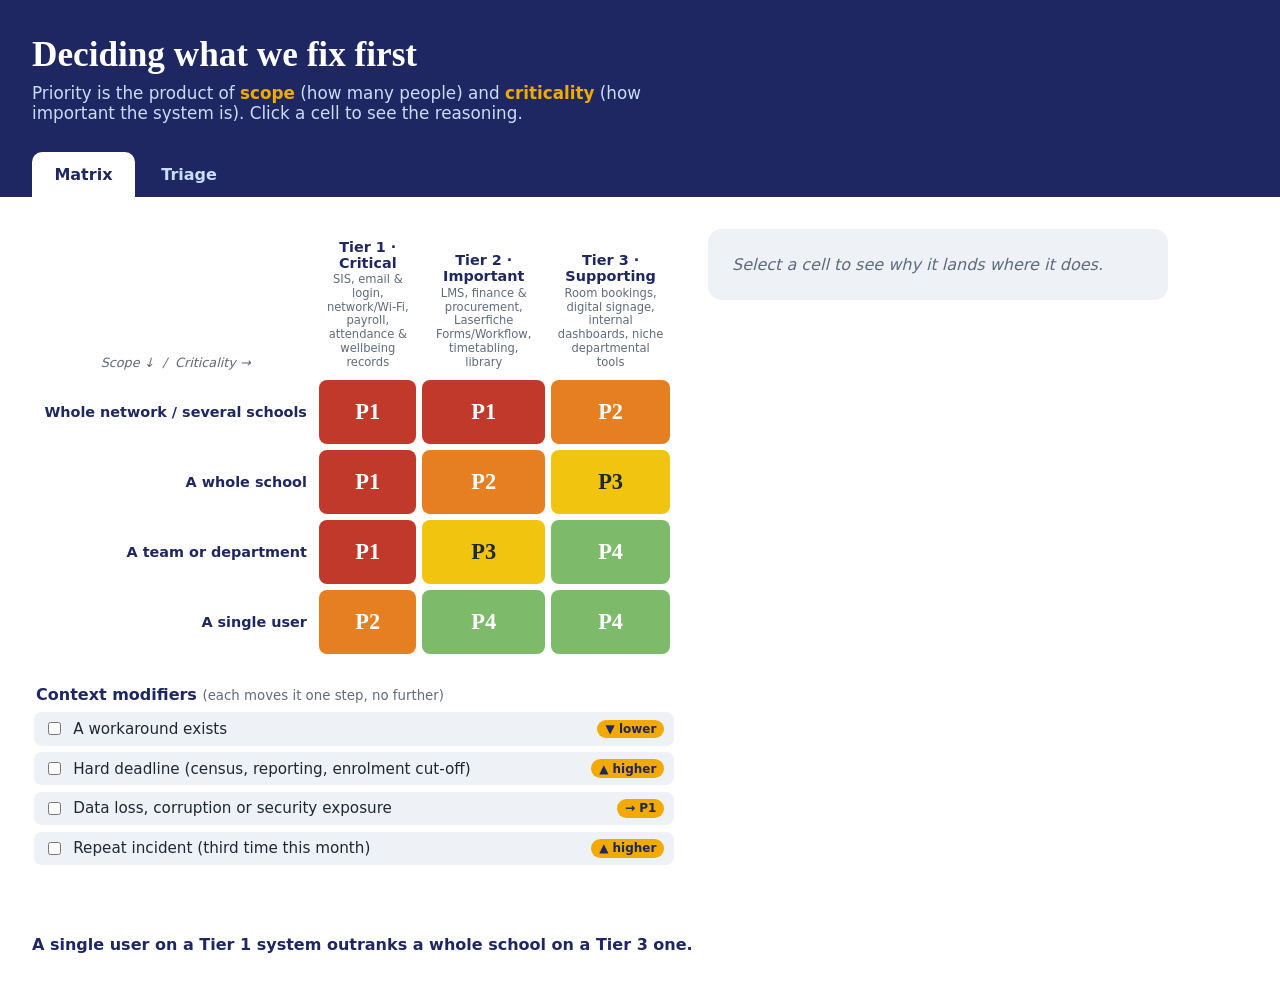
<file: index.html>
<!doctype html>
<html lang="en">
<head>
<meta charset="utf-8">
<meta name="viewport" content="width=device-width, initial-scale=1">
<title>Support Priority Matrix</title>
<style>
:root {
  --navy: #1e2761; --ink: #1f2933; --muted: #5f6b7a; --light: #eef1f6; --amber: #f2a900;
  --p1: #c0392b; --p2: #e67e22; --p3: #f1c40f; --p4: #7dbb6b;
}
* { box-sizing: border-box; }
body { margin: 0; font-family: Calibri, "Segoe UI", system-ui, sans-serif; color: var(--ink); background: #fff; }
header { background: var(--navy); color: #fff; padding: 2.2rem 2rem 1.8rem; }
h1 { font-family: Cambria, Georgia, serif; font-size: 2.2rem; margin: 0 0 .5rem; }
.lede { margin: 0; color: #cadcfc; max-width: 60ch; font-size: 1.05rem; }
.lede strong { color: var(--amber); }

/* --- tabs --------------------------------------------------------- */
.tabs { display: flex; gap: .25rem; padding: 0 2rem; background: var(--navy); }
.tab { appearance: none; border: 0; background: transparent; color: #cadcfc; cursor: pointer;
  font-family: Calibri, "Segoe UI", system-ui, sans-serif; font-size: 1rem; font-weight: 600;
  padding: .8rem 1.4rem; border-radius: 10px 10px 0 0; transition: background .15s, color .15s; }
.tab:hover { background: rgba(255,255,255,.12); color: #fff; }
.tab[aria-selected="true"] { background: #fff; color: var(--navy); }
.tab:focus-visible { outline: 3px solid var(--amber); outline-offset: -3px; }
.tabpanel[hidden] { display: none; }

main { padding: 2rem; max-width: 1200px; }
.matrix-layout { display: grid; grid-template-columns: minmax(0, 1.4fr) minmax(300px, 1fr); gap: 2rem; }
@media (max-width: 900px) { .matrix-layout { grid-template-columns: 1fr; } }

.matrix-wrap { min-width: 0; }
.table-scroll { overflow-x: auto; }
.matrix { border-collapse: separate; border-spacing: 6px; width: 100%; }
.matrix th { font-weight: 600; font-size: .9rem; color: var(--navy); text-align: left; padding: .25rem .4rem; }
.matrix thead th { vertical-align: bottom; text-align: center; }
.matrix .corner span { font-style: italic; font-weight: 400; color: var(--muted); font-size: .8rem; }
.tier-name { display: block; }
.tier-eg { display: block; font-weight: 400; font-size: .72rem; color: var(--muted); line-height: 1.2; margin-top: .15rem; }
.matrix tbody th { text-align: right; white-space: nowrap; }
.matrix td { padding: 0; }
.cell { width: 100%; height: 64px; border: 0; border-radius: 8px; font-family: Cambria, Georgia, serif; font-size: 1.4rem; font-weight: 700;
  color: #fff; cursor: pointer; transition: transform .1s, box-shadow .1s; }
.cell[data-p="P1"] { background: var(--p1); }
.cell[data-p="P2"] { background: var(--p2); }
.cell[data-p="P3"] { background: var(--p3); color: var(--ink); }
.cell[data-p="P4"] { background: var(--p4); }
.cell:hover { transform: translateY(-2px); box-shadow: 0 6px 14px rgba(0,0,0,.18); }
.cell.selected { outline: 4px solid var(--navy); outline-offset: 2px; }
.cell:focus-visible { outline: 4px solid var(--navy); outline-offset: 2px; }

.mods { margin-top: 1.6rem; border: 0; padding: 0; }
.mods legend { font-weight: 700; color: var(--navy); margin-bottom: .5rem; }
.mods legend small { font-weight: 400; color: var(--muted); }
.mods label { display: flex; align-items: center; gap: .6rem; padding: .45rem .6rem; border-radius: 8px; background: var(--light); margin-bottom: .4rem; cursor: pointer; font-size: .95rem; }
.mods label em { margin-left: auto; font-style: normal; font-size: .75rem; font-weight: 700; color: var(--navy); background: var(--amber); padding: .15rem .5rem; border-radius: 999px; white-space: nowrap; }

.panel { background: var(--light); border-radius: 14px; padding: 1.5rem; align-self: start; position: sticky; top: 1rem; }
.panel.empty .hint { color: var(--muted); font-style: italic; margin: 0; }
.badge { display: inline-flex; align-items: center; gap: .6rem; font-family: Cambria, Georgia, serif; font-size: 2rem; font-weight: 700; color: #fff; padding: .2rem 1rem; border-radius: 10px; }
.badge small { font-family: Calibri, sans-serif; font-size: 1rem; font-weight: 600; opacity: .9; }
.badge.P1 { background: var(--p1); } .badge.P2 { background: var(--p2); } .badge.P3 { background: var(--p3); color: var(--ink); } .badge.P4 { background: var(--p4); }
.panel h2 { font-family: Cambria, Georgia, serif; color: var(--navy); font-size: 1.15rem; margin: 1.2rem 0 .4rem; }
.panel p { margin: .3rem 0; line-height: 1.45; }
.axis { font-size: .9rem; color: var(--muted); }
.axis b { color: var(--ink); }
.steps { list-style: none; padding: 0; margin: 0; }
.steps li { padding: .5rem .7rem; border-left: 4px solid var(--navy); background: #fff; border-radius: 6px; margin-bottom: .45rem; font-size: .92rem; }
.steps li b { color: var(--navy); }
.steps li .arrow { float: right; font-weight: 700; }
.targets { display: grid; grid-template-columns: 1fr 1fr; gap: .5rem; font-size: .9rem; }
.targets div { background: #fff; border-radius: 6px; padding: .5rem .7rem; }
.targets div span { display: block; font-size: .72rem; color: var(--muted); text-transform: uppercase; letter-spacing: .05em; }
.targets .work { grid-column: 1 / -1; }
.check { margin-top: 1.2rem; padding: .8rem; background: #fff; border-radius: 8px; font-size: .9rem; border: 1px dashed var(--navy); }
footer { padding: 1rem 2rem 2rem; color: var(--navy); font-weight: 700; }

/* --- triage tab --------------------------------------------------- */
.triage { max-width: 820px; }

/* the request box: grows and reddens as answers come in */
.req { border-radius: 14px; color: #fff; padding: 1.1rem 1.4rem; min-height: 92px;
  display: flex; flex-direction: column; justify-content: center;
  background: hsl(215, 72%, 42%);
  box-shadow: 0 6px 18px rgba(0,0,0,.16);
  transition: min-height .55s cubic-bezier(.34, 1.32, .64, 1),
              padding .55s cubic-bezier(.34, 1.32, .64, 1),
              background-color .55s ease,
              box-shadow .55s ease;
  will-change: min-height, padding, background-color; }
.req-tag { font-size: .7rem; text-transform: uppercase; letter-spacing: .12em; opacity: .85; font-weight: 700; }
.req-text { font-family: Cambria, Georgia, serif; font-weight: 700; margin: .35rem 0 0; line-height: 1.2;
  font-size: 1.15rem; text-shadow: 0 1px 2px rgba(0,0,0,.25);
  transition: font-size .55s cubic-bezier(.34, 1.32, .64, 1); }
.req-meta { margin-top: .55rem; font-size: .85rem; font-weight: 600; opacity: .95;
  display: flex; align-items: center; gap: .6rem; flex-wrap: wrap; }
.req-band { background: rgba(255,255,255,.22); padding: .18rem .7rem; border-radius: 999px; }
.req.bump { animation: bump .45s cubic-bezier(.34, 1.4, .64, 1); }
@keyframes bump { 0% { transform: scale(1); } 35% { transform: scale(1.025); } 100% { transform: scale(1); } }

/* progressive question rows */
.trow { display: grid; grid-template-rows: 0fr; opacity: 0;
  transition: grid-template-rows .45s cubic-bezier(.4, 0, .2, 1), opacity .35s ease .1s; }
.trow.revealed { grid-template-rows: 1fr; opacity: 1; }
.trow-clip { overflow: hidden; min-height: 0; }
.trow-body { border-top: 2px solid #d7dded; padding: 1.15rem 0;
  display: grid; grid-template-columns: minmax(150px, 210px) 1fr; gap: 1.4rem; align-items: center; }
@media (max-width: 640px) { .trow-body { grid-template-columns: 1fr; gap: .7rem; } }
.tq { font-weight: 700; color: var(--navy); font-size: 1rem; }
.topts { display: flex; flex-wrap: wrap; gap: .5rem; }
.opt { appearance: none; border: 2px solid #d7dded; background: #fff; color: var(--ink);
  font-family: Calibri, "Segoe UI", system-ui, sans-serif; font-size: .92rem; font-weight: 600;
  padding: .5rem .9rem; border-radius: 999px; cursor: pointer;
  transition: background .15s, border-color .15s, color .15s, transform .1s; }
.opt:hover { border-color: var(--navy); transform: translateY(-1px); }
.opt[aria-pressed="true"] { background: var(--navy); border-color: var(--navy); color: #fff; }
.opt:focus-visible { outline: 3px solid var(--amber); outline-offset: 2px; }

.triage-foot { margin-top: 1.4rem; display: grid; grid-template-rows: 0fr; opacity: 0;
  transition: grid-template-rows .45s cubic-bezier(.4, 0, .2, 1), opacity .35s ease .1s; }
.triage-foot.revealed { grid-template-rows: 1fr; opacity: 1; }
.triage-foot-clip { overflow: hidden; min-height: 0; }
.why-list { list-style: none; padding: 0; margin: 0 0 1rem; }
.why-list li { background: var(--light); border-left: 4px solid var(--navy); border-radius: 6px;
  padding: .5rem .7rem; margin-bottom: .4rem; font-size: .9rem; }
.why-list li b { color: var(--navy); }
.reset { appearance: none; border: 2px solid var(--navy); background: #fff; color: var(--navy);
  font-family: Calibri, "Segoe UI", system-ui, sans-serif; font-weight: 700; font-size: .9rem;
  padding: .5rem 1.1rem; border-radius: 999px; cursor: pointer; }
.reset:hover { background: var(--navy); color: #fff; }

/* two-column triage: questions left, live matrix right */
.triage-layout { display: grid; grid-template-columns: minmax(0, 1.15fr) minmax(310px, .85fr);
  gap: 2rem; margin-top: 1.5rem; align-items: start; }
@media (max-width: 980px) { .triage-layout { grid-template-columns: 1fr; } }

.qgroup { margin-bottom: 1.5rem; }
.qgroup[hidden] { display: none; }
.qgroup h2 { font-family: Cambria, Georgia, serif; color: var(--navy); font-size: 1.05rem; margin: 0; }
.qgroup .qgroup-sub { font-size: .8rem; color: var(--muted); margin: .1rem 0 .3rem; }

.triage-matrix { position: sticky; top: 1rem; background: var(--light); border-radius: 14px; padding: 1.2rem; }
.triage-matrix h2 { font-family: Cambria, Georgia, serif; color: var(--navy); font-size: 1.05rem; margin: 0 0 .1rem; }
.triage-matrix .tm-sub { font-size: .8rem; color: var(--muted); margin: 0 0 .8rem; }
.mini { border-collapse: separate; border-spacing: 4px; width: 100%; }
.mini th { font-size: .7rem; font-weight: 600; color: var(--navy); padding: .15rem .25rem; }
.mini thead th { text-align: center; vertical-align: bottom; }
.mini tbody th { text-align: right; white-space: nowrap; font-size: .68rem; }
.mini .corner span { font-style: italic; font-weight: 400; color: var(--muted); font-size: .62rem; }
.mini td { padding: 0; }
.mcell { height: 42px; border-radius: 6px; display: flex; align-items: center; justify-content: center;
  font-family: Cambria, Georgia, serif; font-weight: 700; font-size: .95rem; color: #fff;
  transition: opacity .4s ease, transform .4s cubic-bezier(.34, 1.32, .64, 1), box-shadow .4s ease; }
.mcell[data-p="P1"] { background: var(--p1); }
.mcell[data-p="P2"] { background: var(--p2); }
.mcell[data-p="P3"] { background: var(--p3); color: var(--ink); }
.mcell[data-p="P4"] { background: var(--p4); }
.mini.armed .mcell { opacity: .3; }
.mini.armed .mcell.live { opacity: 1; transform: scale(1.07);
  box-shadow: 0 0 0 3px var(--navy), 0 6px 14px rgba(0,0,0,.28); }
.tm-note { font-size: .84rem; color: var(--muted); margin: .9rem 0 0; line-height: 1.4; min-height: 2.4em; }
.tm-note b { color: var(--ink); }
.tm-shift { display: inline-block; margin-top: .5rem; font-size: .8rem; font-weight: 700;
  color: var(--navy); background: var(--amber); padding: .15rem .6rem; border-radius: 999px; }

@media (prefers-reduced-motion: reduce) {
  .req, .req-text, .trow, .triage-foot, .mcell { transition-duration: .01ms; }
  .req.bump { animation: none; }
}
</style>
</head>
<body>
<header>
  <h1>Deciding what we fix first</h1>
  <p class="lede">Priority is the product of <strong>scope</strong> (how many people) and
    <strong>criticality</strong> (how important the system is). Click a cell to see the reasoning.</p>
</header>

<nav class="tabs" role="tablist" aria-label="Views">
  <button class="tab" role="tab" id="tab-btn-matrix" data-tab="matrix"
          aria-selected="true" aria-controls="panel-matrix">Matrix</button>
  <button class="tab" role="tab" id="tab-btn-triage" data-tab="triage"
          aria-selected="false" aria-controls="panel-triage">Triage</button>
</nav>

<main>
<div class="tabpanel" id="panel-matrix" role="tabpanel" aria-labelledby="tab-btn-matrix">
<div class="matrix-layout">
  <section class="matrix-wrap">
    <div class="table-scroll">
      <table class="matrix" aria-label="Priority matrix">
        <thead><tr id="head-row"><th class="corner"><span>Scope &darr; &nbsp;/&nbsp; Criticality &rarr;</span></th></tr></thead>
        <tbody id="body-rows"></tbody>
      </table>
    </div>

    <fieldset class="mods">
      <legend>Context modifiers <small>(each moves it one step, no further)</small></legend>
      <div id="mod-list"></div>
    </fieldset>
  </section>

  <aside id="panel" class="panel empty">
    <p class="hint">Select a cell to see why it lands where it does.</p>
  </aside>
</div><!-- /.matrix-layout -->
</div><!-- /#panel-matrix -->

<div class="tabpanel triage" id="panel-triage" role="tabpanel" aria-labelledby="tab-btn-triage" hidden>
  <div class="req" id="req-box">
    <span class="req-tag">Request</span>
    <p class="req-text" id="req-text">My program doesn't work</p>
    <div class="req-meta">
      <span class="req-band" id="req-band">Awaiting triage</span>
      <span id="req-note">Answer the questions below to size this request.</span>
    </div>
  </div>

  <div class="triage-layout">
    <div class="triage-questions" aria-live="polite">
      <section class="qgroup" id="group-customer">
        <h2>1 &middot; Questions for Customer</h2>
        <p class="qgroup-sub">These place the request on the matrix.</p>
        <div id="trows-customer"></div>
      </section>

      <section class="qgroup" id="group-apps" hidden>
        <h2>2 &middot; Questions for Apps</h2>
        <p class="qgroup-sub">These adjust it up or down from there.</p>
        <div id="trows-apps"></div>
      </section>

      <div class="triage-foot" id="triage-foot">
        <div class="triage-foot-clip">
          <div>
            <ul class="why-list" id="why-list"></ul>
            <button class="reset" id="reset-btn" type="button">Start again</button>
          </div>
        </div>
      </div>
    </div>

    <aside class="triage-matrix">
      <h2>Where this lands</h2>
      <p class="tm-sub">Scope &darr; / Criticality &rarr;</p>
      <div id="mini-matrix"></div>
      <p class="tm-note" id="tm-note">Answer the customer questions to place this on the matrix.</p>
    </aside>
  </div>
</div><!-- /#panel-triage -->
</main>

<footer>
  <p id="foot-text">A single user on a Tier&nbsp;1 system outranks a whole school on a Tier&nbsp;3 one.</p>
</footer>

<script>
/* ------------------------------------------------------------------ *
 * Content. Edit these to change the matrix — same shape as the
 * constants that used to live at the top of app.py.
 * ------------------------------------------------------------------ */
const SCOPES = [
  { id: "network", label: "Whole network / several schools",
    why: "Many schools are affected at once, so the impact multiplies and there is no local fallback." },
  { id: "school", label: "A whole school",
    why: "Every user at one site is affected; the school's day-to-day operation is disrupted." },
  { id: "team", label: "A team or department",
    why: "A functional group is blocked, but the rest of the school keeps running." },
  { id: "user", label: "A single user",
    why: "One person is affected. Scope alone does not make this urgent — the system's criticality decides." },
];

const TIERS = [
  { id: "t1", label: "Tier 1 · Critical",
    examples: "SIS, email & login, network/Wi-Fi, payroll, attendance & wellbeing records",
    why: "Teaching, safety or pay stops when this system is down. There is no acceptable workaround." },
  { id: "t2", label: "Tier 2 · Important",
    examples: "LMS, finance & procurement, Laserfiche Forms/Workflow, timetabling, library",
    why: "Work slows and backlogs build, but a short-term workaround keeps people going." },
  { id: "t3", label: "Tier 3 · Supporting",
    examples: "Room bookings, digital signage, internal dashboards, niche departmental tools",
    why: "Inconvenient, but people can wait or use another route without real cost." },
];

// rows = scopes (in order above), cols = tiers
const GRID = [
  ["P1", "P1", "P2"],
  ["P1", "P2", "P3"],
  ["P1", "P3", "P4"],
  ["P2", "P4", "P4"],
];

const PRIORITIES = {
  P1: { name: "Critical", respond: "15 min", update: "Every hour",
        work: "Drop everything, all hands, escalate to vendor immediately." },
  P2: { name: "High", respond: "1 hour", update: "Twice a day",
        work: "Same-day focus; pause project work if needed." },
  P3: { name: "Medium", respond: "4 hours", update: "At resolution",
        work: "Next in queue; fit around planned work." },
  P4: { name: "Low", respond: "1 business day", update: "At resolution",
        work: "Batch with similar requests; may be scheduled." },
};

// Cell-specific reasoning: why this combination lands where it does.
const REASONS = {
  "network|t1": "The most severe case: a critical system is down everywhere. Rolls, attendance, pay or logins stop across the whole organisation.",
  "network|t2": "An important system is down everywhere. Workarounds exist per site but the backlog compounds across every school, so it is treated as critical.",
  "network|t3": "Wide but shallow. Lots of people notice, nobody is blocked. Breadth alone lifts it to P2, not P1.",
  "school|t1":  "One site cannot operate. A whole school losing SIS, login or network is a P1 regardless of the other 17 being fine.",
  "school|t2":  "A school is slowed but not stopped. Worth same-day attention because the workaround gets painful at school scale.",
  "school|t3":  "Classic 'big group, low stakes'. A whole school sees the problem, but a supporting tool being down costs little. Head count does not make it urgent.",
  "team|t1":    "A department blocked on a critical system — e.g. the office cannot access attendance or pay. Small scope, but the function that stopped is essential.",
  "team|t2":    "A department is inconvenienced on an important system with a workaround. Genuine work, but it can wait a few hours.",
  "team|t3":    "A team missing a convenience tool. Low priority; schedule it.",
  "user|t1":    "One person, but on a system where their task cannot wait — the payroll officer on pay day, the receptionist doing attendance. Outranks a whole school on a Tier 3 tool.",
  "user|t2":    "One person slowed on an important system. A workaround almost always exists; low priority unless a modifier applies.",
  "user|t3":    "One person, supporting tool. The lowest-stakes combination on the board.",
};

const MODIFIERS = [
  { id: "workaround", label: "A workaround exists", delta: +1,
    why: "The person can keep working another way, so it is less urgent than it looks." },
  { id: "deadline", label: "Hard deadline (census, reporting, enrolment cut-off)", delta: -1,
    why: "A fixed external deadline turns a slow problem into a blocking one." },
  { id: "security", label: "Data loss, corruption or security exposure", delta: "P1",
    why: "Anything that risks losing or exposing data jumps the queue regardless of scope." },
  { id: "repeat", label: "Repeat incident (third time this month)", delta: -1,
    why: "Recurring failures indicate a problem record is needed, not another ticket." },
];

const ORDER = ["P1", "P2", "P3", "P4"];

/* ------------------------------------------------------------------ *
 * Scoring — a direct port of score() from app.py.
 * ------------------------------------------------------------------ */
function score(scopeId, tierId, modifierIds) {
  const r = SCOPES.findIndex(s => s.id === scopeId);
  const c = TIERS.findIndex(t => t.id === tierId);
  const base = GRID[r][c];
  const steps = [{ label: "Matrix result", priority: base, why: REASONS[scopeId + "|" + tierId] }];

  let idx = ORDER.indexOf(base);
  let forcedP1 = false;
  for (const m of MODIFIERS) {
    if (!modifierIds.includes(m.id)) continue;
    if (m.delta === "P1") {
      forcedP1 = true;
      steps.push({ label: m.label, priority: "P1", why: m.why });
    } else {
      // each modifier moves one step; clamped to the P1–P4 range
      idx = Math.max(0, Math.min(3, idx + m.delta));
      steps.push({ label: m.label, priority: ORDER[idx], why: m.why });
    }
  }
  const final = forcedP1 ? "P1" : ORDER[idx];
  return {
    base, final, steps,
    scope: SCOPES[r],
    tier: TIERS[c],
    targets: PRIORITIES[final],
  };
}

/* ------------------------------------------------------------------ *
 * Rendering
 * ------------------------------------------------------------------ */
function esc(s) {
  return String(s).replace(/[&<>"]/g, c => ({ "&": "&amp;", "<": "&lt;", ">": "&gt;", '"': "&quot;" }[c]));
}

const headRow = document.getElementById("head-row");
for (const t of TIERS) {
  const th = document.createElement("th");
  th.scope = "col";
  th.innerHTML = `<span class="tier-name">${esc(t.label)}</span><span class="tier-eg">${esc(t.examples)}</span>`;
  headRow.appendChild(th);
}

const bodyRows = document.getElementById("body-rows");
SCOPES.forEach((s, r) => {
  const tr = document.createElement("tr");
  const th = document.createElement("th");
  th.scope = "row";
  th.textContent = s.label;
  tr.appendChild(th);
  TIERS.forEach((t, c) => {
    const td = document.createElement("td");
    const b = document.createElement("button");
    b.className = "cell";
    b.dataset.scope = s.id;
    b.dataset.tier = t.id;
    b.dataset.p = GRID[r][c];
    b.setAttribute("aria-label", `${s.label}, ${t.label}`);
    b.textContent = GRID[r][c];
    td.appendChild(b);
    tr.appendChild(td);
  });
  bodyRows.appendChild(tr);
});

const modList = document.getElementById("mod-list");
for (const m of MODIFIERS) {
  const tag = m.delta === "P1" ? "&rarr; P1" : (m.delta > 0 ? "&#9660; lower" : "&#9650; higher");
  const label = document.createElement("label");
  label.innerHTML = `<input type="checkbox" name="mod" value="${esc(m.id)}">
    <span>${esc(m.label)}</span><em>${tag}</em>`;
  modList.appendChild(label);
}

/* ------------------------------------------------------------------ *
 * Interaction — same behaviour as the old app.js, minus the fetch.
 * ------------------------------------------------------------------ */
const panel = document.getElementById("panel");
const cells = document.querySelectorAll(".cell");
const mods = document.querySelectorAll('input[name="mod"]');
let selected = null;

function refresh() {
  if (!selected) return;
  const chosen = [...mods].filter(m => m.checked).map(m => m.value);
  const d = score(selected.dataset.scope, selected.dataset.tier, chosen);
  const changed = d.final !== d.base;
  panel.classList.remove("empty");
  panel.innerHTML = `
    <div class="badge ${d.final}">${d.final} <small>${esc(d.targets.name)}</small></div>
    ${changed ? `<p class="axis">Matrix said <b>${d.base}</b>; modifiers moved it to <b>${d.final}</b>.</p>` : ""}
    <h2>Why</h2>
    <p class="axis"><b>Scope:</b> ${esc(d.scope.label)} — ${esc(d.scope.why)}</p>
    <p class="axis"><b>Criticality:</b> ${esc(d.tier.label)} — ${esc(d.tier.why)}</p>
    <ul class="steps">
      ${d.steps.map(s => `<li><span class="arrow">${s.priority}</span><b>${esc(s.label)}</b><br>${esc(s.why)}</li>`).join("")}
    </ul>
    <h2>What ${d.final} commits us to</h2>
    <div class="targets">
      <div><span>Respond</span>${esc(d.targets.respond)}</div>
      <div><span>Update people</span>${esc(d.targets.update)}</div>
      <div class="work"><span>Work pattern</span>${esc(d.targets.work)}</div>
    </div>
    <div class="check"><b>Sanity check:</b> if the reasoning above doesn't match the ticket in front of you,
      the scope or tier is probably wrong — re-check those before overriding the priority.</div>`;
}

cells.forEach(c => c.addEventListener("click", () => {
  cells.forEach(x => x.classList.remove("selected"));
  c.classList.add("selected");
  selected = c;
  refresh();
}));
mods.forEach(m => m.addEventListener("change", refresh));

/* ================================================================== *
 * TRIAGE TAB
 *
 * Each answer carries a weight. They add up, and the total drives both
 * the colour (blue = low, red = high) and the size of the request box.
 * Change the `w` values below to re-tune the triage — nothing else
 * needs editing; MAX_SCORE is worked out from them automatically.
 * ================================================================== */
/* The two customer answers place the request on the matrix. `maps` says
 * which axis value each answer implies — this is the guesswork: the form
 * never asks about scope directly, so "when do you need this by" stands
 * in for it. Swap these mappings if your triage disagrees. */
const QUESTIONS = [
  {
    id: "error", group: "customer", q: "What is the error?", axis: "tier",
    options: [
      { id: "complete", label: "Not working completely", maps: "t1",
        why: "Nothing works, so there is no way to carry on — treated as a Tier 1 criticality." },
      { id: "desired", label: "Not working as desired", maps: "t2",
        why: "It runs, just not the way it should. Tier 2: a workaround usually exists." },
      { id: "feature", label: "New feature", maps: "t3",
        why: "Nothing is broken — an improvement, so it sits at Tier 3 behind real faults." },
    ],
  },
  {
    id: "when", group: "customer", q: "When do you need this by?", axis: "scope",
    options: [
      { id: "now", label: "Immediately", maps: "network",
        why: "Needed right now, so we assume the widest blast radius until told otherwise." },
      { id: "week", label: "This week", maps: "school",
        why: "A real deadline this week implies a site-sized group is waiting on it." },
      { id: "month", label: "This month", maps: "team",
        why: "Runway of weeks suggests a team or department rather than everyone." },
      { id: "later", label: "Later", maps: "user",
        why: "No date pressure — treated as the narrowest scope." },
    ],
  },
  {
    id: "who", group: "apps", q: "Who can fix it?",
    options: [
      { id: "us", label: "Us", delta: 0,
        why: "We control the fix, so work starts as soon as it reaches the front of the queue." },
      { id: "third", label: "3rd Party", delta: -1,
        why: "A vendor adds lead time we do not control, so it is raised a step to land on the same date." },
    ],
  },
  {
    id: "duration", group: "apps", q: "How long will it take to fix?",
    options: [
      { id: "hour",  label: "Under an hour", delta: 0,
        why: "Quick to do, but being quick does not make it more urgent — no adjustment." },
      { id: "hours", label: "A few hours", delta: 0, why: "Fits inside a normal working day; no adjustment." },
      { id: "days",  label: "A few days", delta: 0, why: "Schedulable within the current sprint; no adjustment." },
      { id: "weeks", label: "Weeks", delta: +1,
        why: "Long enough to need planning and a slot — this is project work, not queue work." },
    ],
  },
  {
    id: "effort", group: "apps", q: "Effort to fix",
    options: [
      { id: "low",  label: "Low", delta: 0,
        why: "Cheap to do, but cost to us is not the customer's urgency — no adjustment." },
      { id: "med",  label: "Med", delta: 0,  why: "Ordinary effort; no adjustment." },
      { id: "high", label: "High", delta: +1,
        why: "Costly in people or risk, so it needs to be planned rather than squeezed in." },
    ],
  },
];

const PRIORITY_BANDS = {
  P1: "Drop everything — this needs attention now.",
  P2: "Same-day focus; pause project work if needed.",
  P3: "Next in the queue; fit around planned work.",
  P4: "Batch with similar requests; may be scheduled.",
};

const answers = {};                       // questionId -> optionId
const reqBox   = document.getElementById("req-box");
const reqText  = document.getElementById("req-text");
const reqBand  = document.getElementById("req-band");
const reqNote  = document.getElementById("req-note");
const triageFoot = document.getElementById("triage-foot");
const whyList  = document.getElementById("why-list");
const groupApps = document.getElementById("group-apps");
const tmNote   = document.getElementById("tm-note");

// Build one row per question, into its group's container.
const GROUP_EL = {
  customer: document.getElementById("trows-customer"),
  apps: document.getElementById("trows-apps"),
};
QUESTIONS.forEach((q, i) => {
  const row = document.createElement("div");
  row.className = "trow";
  row.dataset.step = String(i);

  const opts = q.options.map(o =>
    `<button class="opt" type="button" data-q="${esc(q.id)}" data-o="${esc(o.id)}"
             aria-pressed="false">${esc(o.label)}</button>`).join("");

  row.innerHTML = `<div class="trow-clip"><div class="trow-body">
      <div class="tq">${esc(q.q)}</div>
      <div class="topts">${opts}</div>
    </div></div>`;
  GROUP_EL[q.group].appendChild(row);
});

const rows = QUESTIONS.map((q, i) =>
  GROUP_EL[q.group].querySelector(`.trow[data-step="${i}"]`));
rows[0].classList.add("revealed");

// --- the live matrix on the right ---------------------------------
const miniWrap = document.getElementById("mini-matrix");
const mini = document.createElement("table");
mini.className = "mini";
mini.setAttribute("aria-label", "Derived matrix position");
let head = '<thead><tr><th class="corner"><span>&nbsp;</span></th>';
for (const t of TIERS) head += `<th scope="col">${esc(t.label.split(" · ")[0])}</th>`;
head += "</tr></thead><tbody>";
let body = "";
SCOPES.forEach((s, r) => {
  body += `<tr><th scope="row">${esc(s.label)}</th>`;
  TIERS.forEach((t, c) => {
    body += `<td><div class="mcell" data-p="${GRID[r][c]}" data-scope="${esc(s.id)}"
      data-tier="${esc(t.id)}">${GRID[r][c]}</div></td>`;
  });
  body += "</tr>";
});
mini.innerHTML = head + body + "</tbody>";
miniWrap.appendChild(mini);
const mcells = [...mini.querySelectorAll(".mcell")];

/* Customer answers -> a matrix cell. Apps answers -> a step adjustment.
 * Returns nulls until both customer questions are in. */
function triage() {
  const reasons = [];
  let scopeId = null, tierId = null;

  for (const q of QUESTIONS) {
    const picked = answers[q.id];
    if (!picked) continue;
    const o = q.options.find(x => x.id === picked);
    reasons.push({ group: q.group, q: q.q, label: o.label, why: o.why });
    if (q.axis === "scope") scopeId = o.maps;
    if (q.axis === "tier")  tierId  = o.maps;
  }

  if (!scopeId || !tierId) return { reasons, base: null, final: null, shift: 0, scopeId, tierId };

  const r = SCOPES.findIndex(s => s.id === scopeId);
  const c = TIERS.findIndex(t => t.id === tierId);
  const base = GRID[r][c];

  let shift = 0;
  for (const q of QUESTIONS) {
    if (q.group !== "apps") continue;
    const picked = answers[q.id];
    if (!picked) continue;
    shift += q.options.find(x => x.id === picked).delta;
  }

  const idx = Math.max(0, Math.min(3, ORDER.indexOf(base) + shift));
  return { reasons, base, final: ORDER[idx], shift, scopeId, tierId };
}

function paint() {
  const { reasons, base, final, shift, scopeId, tierId } = triage();
  const answered = reasons.length;

  // Priority drives everything: P1 = biggest + red, P4 = smallest + blue.
  const ratio = final ? (3 - ORDER.indexOf(final)) / 3 : 0;
  const hue = 215 * (1 - ratio);
  reqBox.style.backgroundColor = `hsl(${hue.toFixed(0)}, 72%, 42%)`;
  reqBox.style.minHeight = `${92 + ratio * 108}px`;
  reqBox.style.padding   = `${1.1 + ratio * 0.9}rem ${1.4 + ratio * 0.6}rem`;
  reqText.style.fontSize = `${1.15 + ratio * 1.05}rem`;
  reqBox.style.boxShadow = `0 ${6 + ratio * 10}px ${18 + ratio * 20}px rgba(0,0,0,${(0.16 + ratio * 0.16).toFixed(2)})`;

  if (!final) {
    reqBand.textContent = "Awaiting triage";
    reqNote.textContent = answered === 0
      ? "Answer the customer questions to size this request."
      : "One more customer answer needed to place this on the matrix.";
  } else {
    reqBand.textContent = `${final} · ${PRIORITIES[final].name}`;
    reqNote.textContent = PRIORITY_BANDS[final];
  }

  reqBox.classList.remove("bump");
  void reqBox.offsetWidth;          // restart the animation
  reqBox.classList.add("bump");

  // Highlight the derived cell.
  mini.classList.toggle("armed", Boolean(final));
  mcells.forEach(el => el.classList.toggle("live",
    Boolean(final) && el.dataset.scope === scopeId && el.dataset.tier === tierId));

  if (!final) {
    tmNote.innerHTML = "Answer the customer questions to place this on the matrix.";
  } else {
    const s = SCOPES.find(x => x.id === scopeId), t = TIERS.find(x => x.id === tierId);
    const moved = final !== base;
    tmNote.innerHTML =
      `<b>${esc(s.label)}</b> &times; <b>${esc(t.label)}</b> &rarr; <b>${base}</b>.` +
      (moved
        ? `<span class="tm-shift">Apps answers moved it ${shift < 0 ? "up" : "down"} to ${final}</span>`
        : (shift === 0 && reasons.some(x => x.group === "apps")
            ? `<span class="tm-shift">Apps answers cancel out — stays ${final}</span>` : ""));
  }

  whyList.innerHTML = reasons.map(r =>
    `<li><b>${esc(r.q)}</b> ${esc(r.label)}<br>${esc(r.why)}</li>`).join("");
  triageFoot.classList.toggle("revealed", answered > 0);
}

// Show the Apps group only once one of its rows has been revealed.
function syncGroups() {
  groupApps.hidden = !QUESTIONS.some((q, i) =>
    q.group === "apps" && rows[i].classList.contains("revealed"));
}

document.querySelector(".triage-questions").addEventListener("click", e => {
  const btn = e.target.closest(".opt");
  if (!btn) return;
  const qId = btn.dataset.q;
  answers[qId] = btn.dataset.o;

  // Only one answer per question stays selected.
  document.querySelectorAll(`.opt[data-q="${qId}"]`)
          .forEach(b => b.setAttribute("aria-pressed", String(b === btn)));

  // Reveal the next question once this one is answered.
  const step = QUESTIONS.findIndex(q => q.id === qId);
  if (rows[step + 1]) rows[step + 1].classList.add("revealed");

  syncGroups();
  paint();
});

document.getElementById("reset-btn").addEventListener("click", () => {
  for (const k of Object.keys(answers)) delete answers[k];
  document.querySelectorAll(".opt").forEach(b => b.setAttribute("aria-pressed", "false"));
  rows.forEach((r, i) => r.classList.toggle("revealed", i === 0));
  syncGroups();
  paint();
});

/* ------------------------------------------------------------------ *
 * Tabs
 * ------------------------------------------------------------------ */
const FOOT = {
  matrix: "A single user on a Tier&nbsp;1 system outranks a whole school on a Tier&nbsp;3 one.",
  triage: "Three questions, one number. The box only gets big when the answers earn it.",
};
const tabBtns = document.querySelectorAll(".tab");
tabBtns.forEach(btn => btn.addEventListener("click", () => {
  const name = btn.dataset.tab;
  tabBtns.forEach(b => b.setAttribute("aria-selected", String(b === btn)));
  document.getElementById("panel-matrix").hidden = name !== "matrix";
  document.getElementById("panel-triage").hidden = name !== "triage";
  document.getElementById("foot-text").innerHTML = FOOT[name];
}));

paint();
</script>
</body>
</html>
</file>
